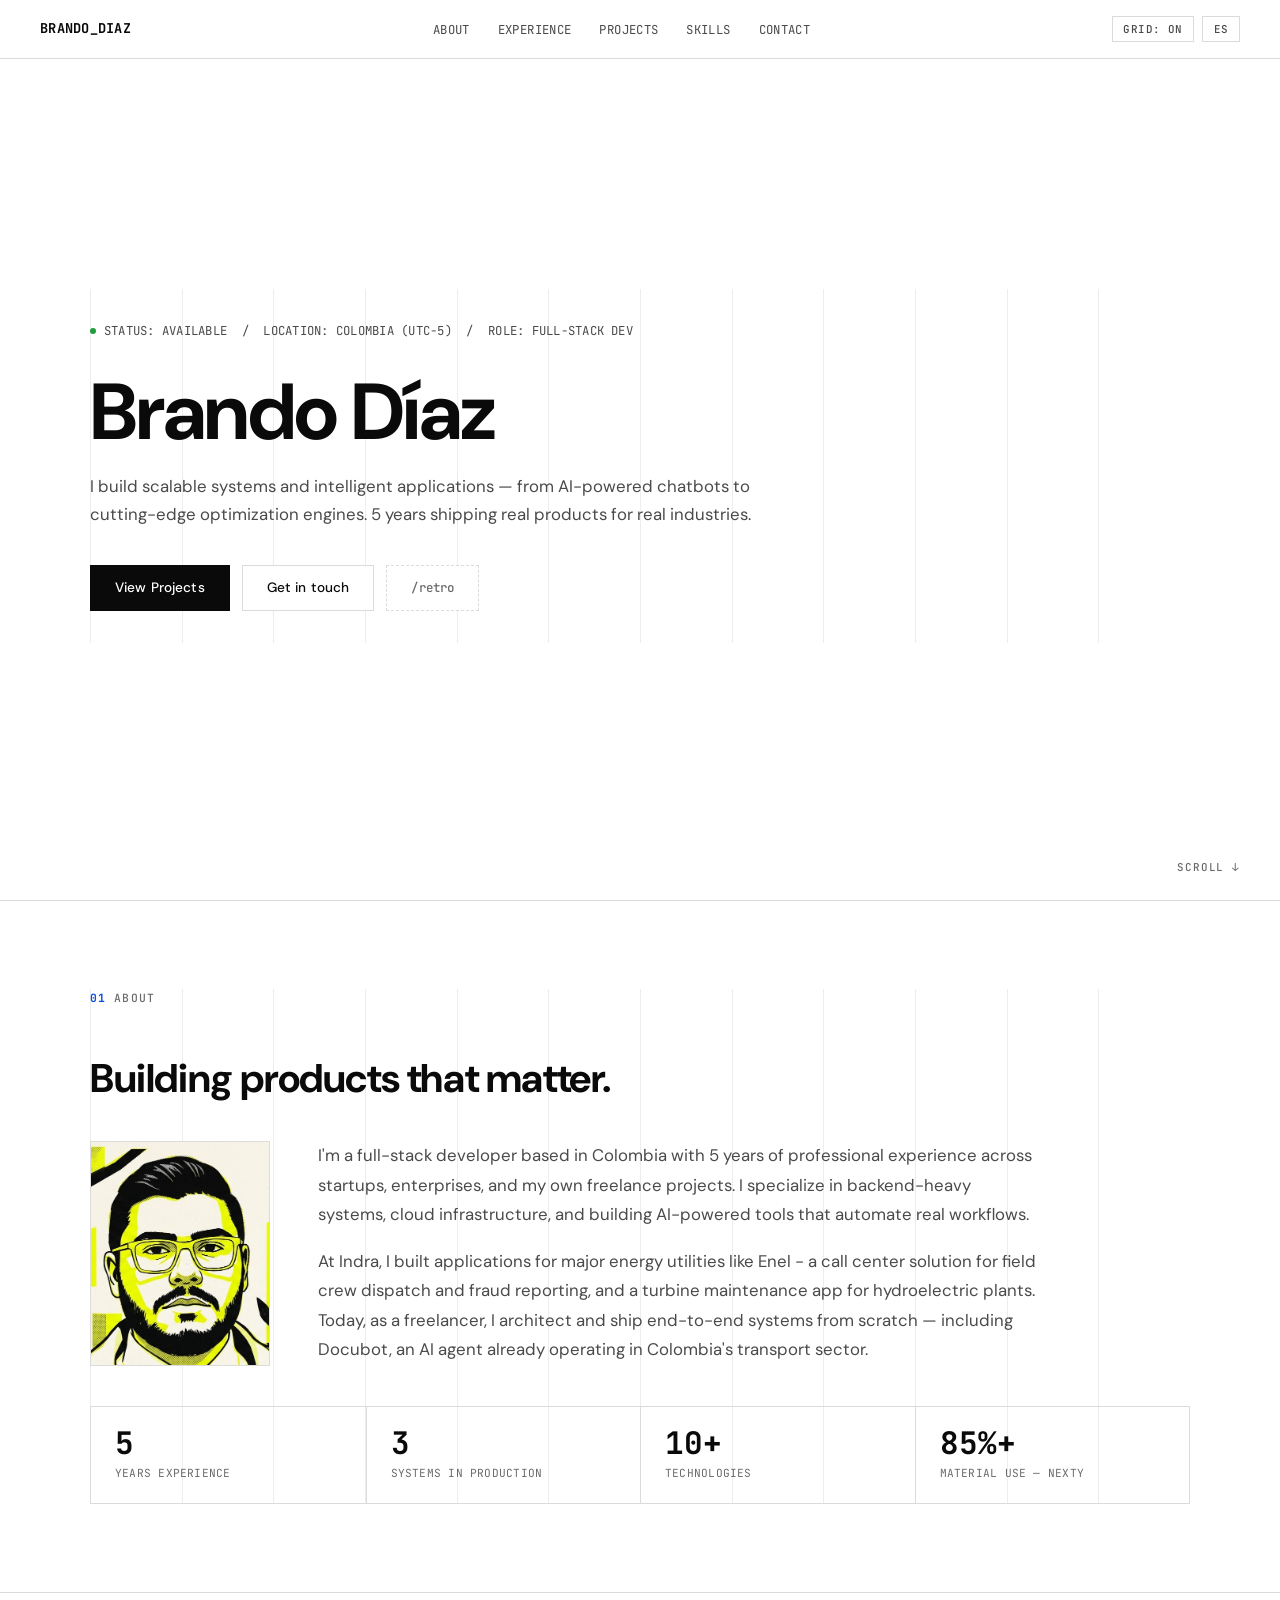
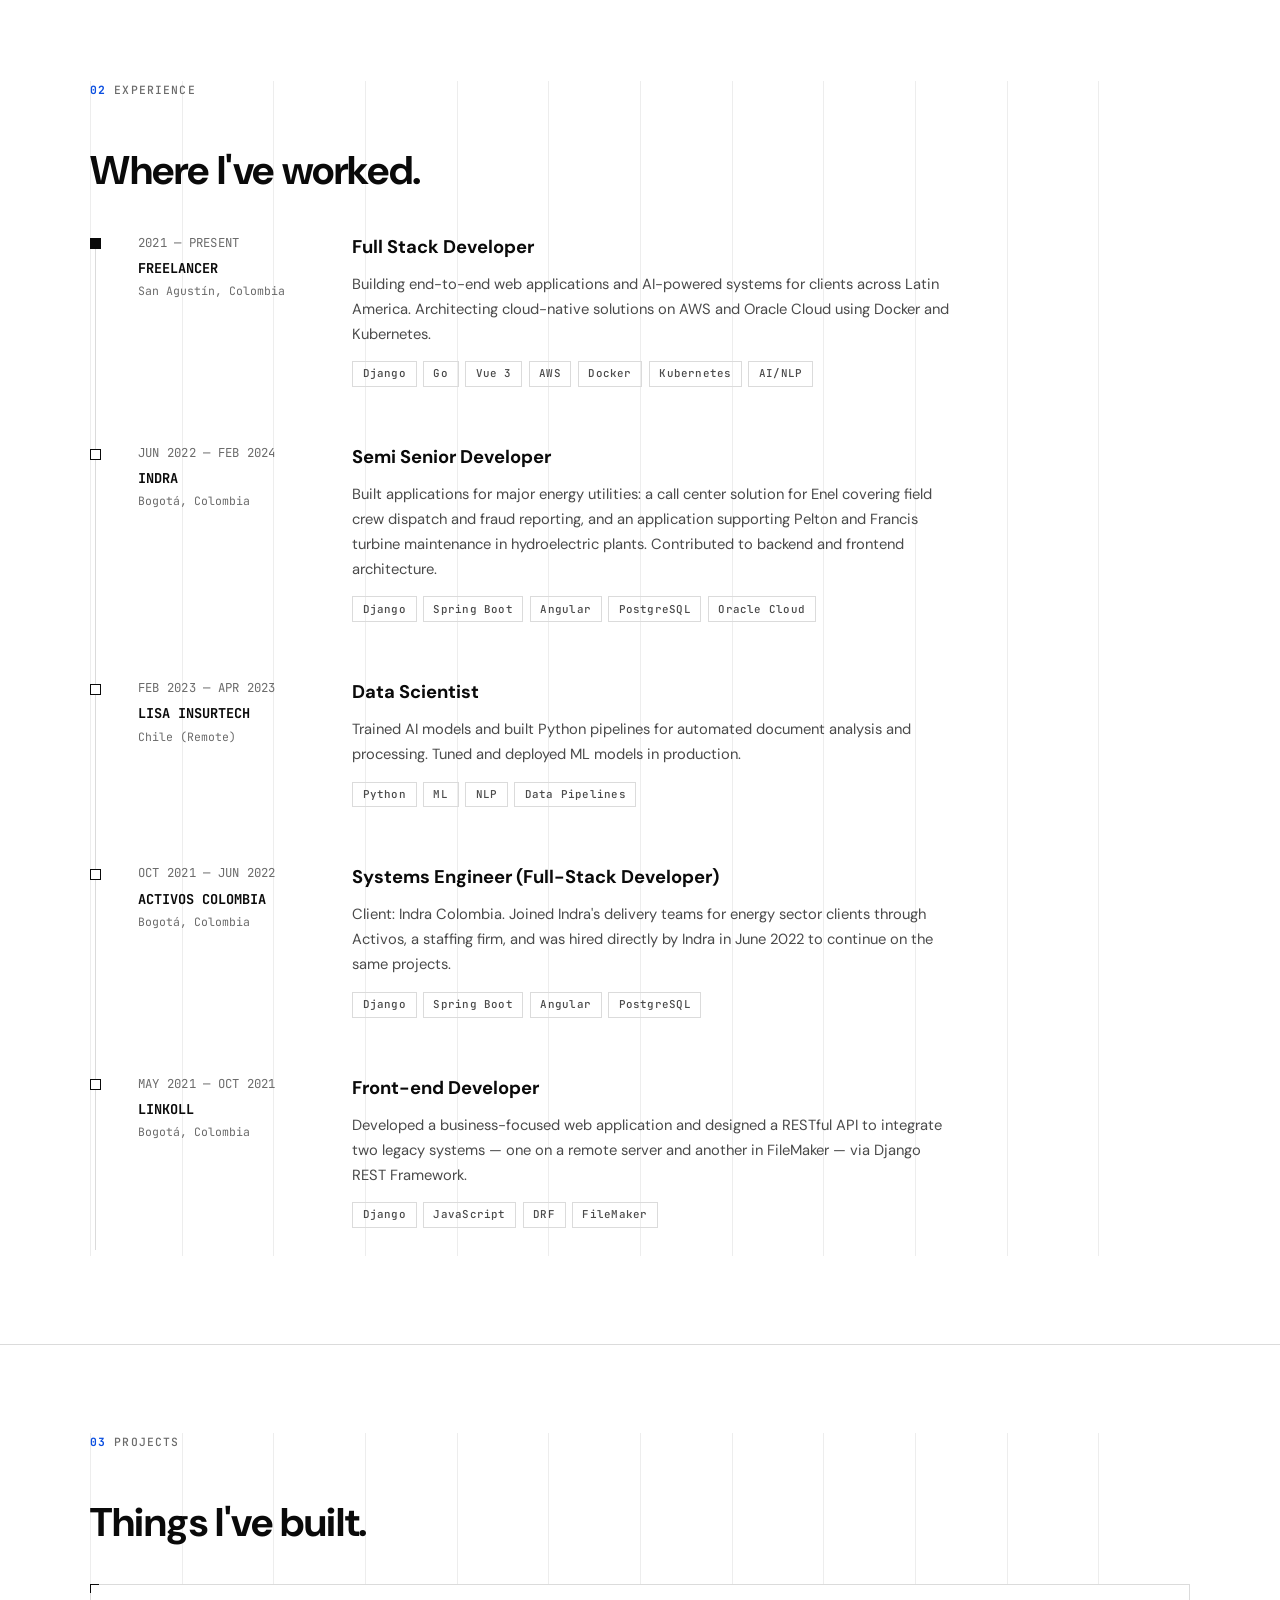
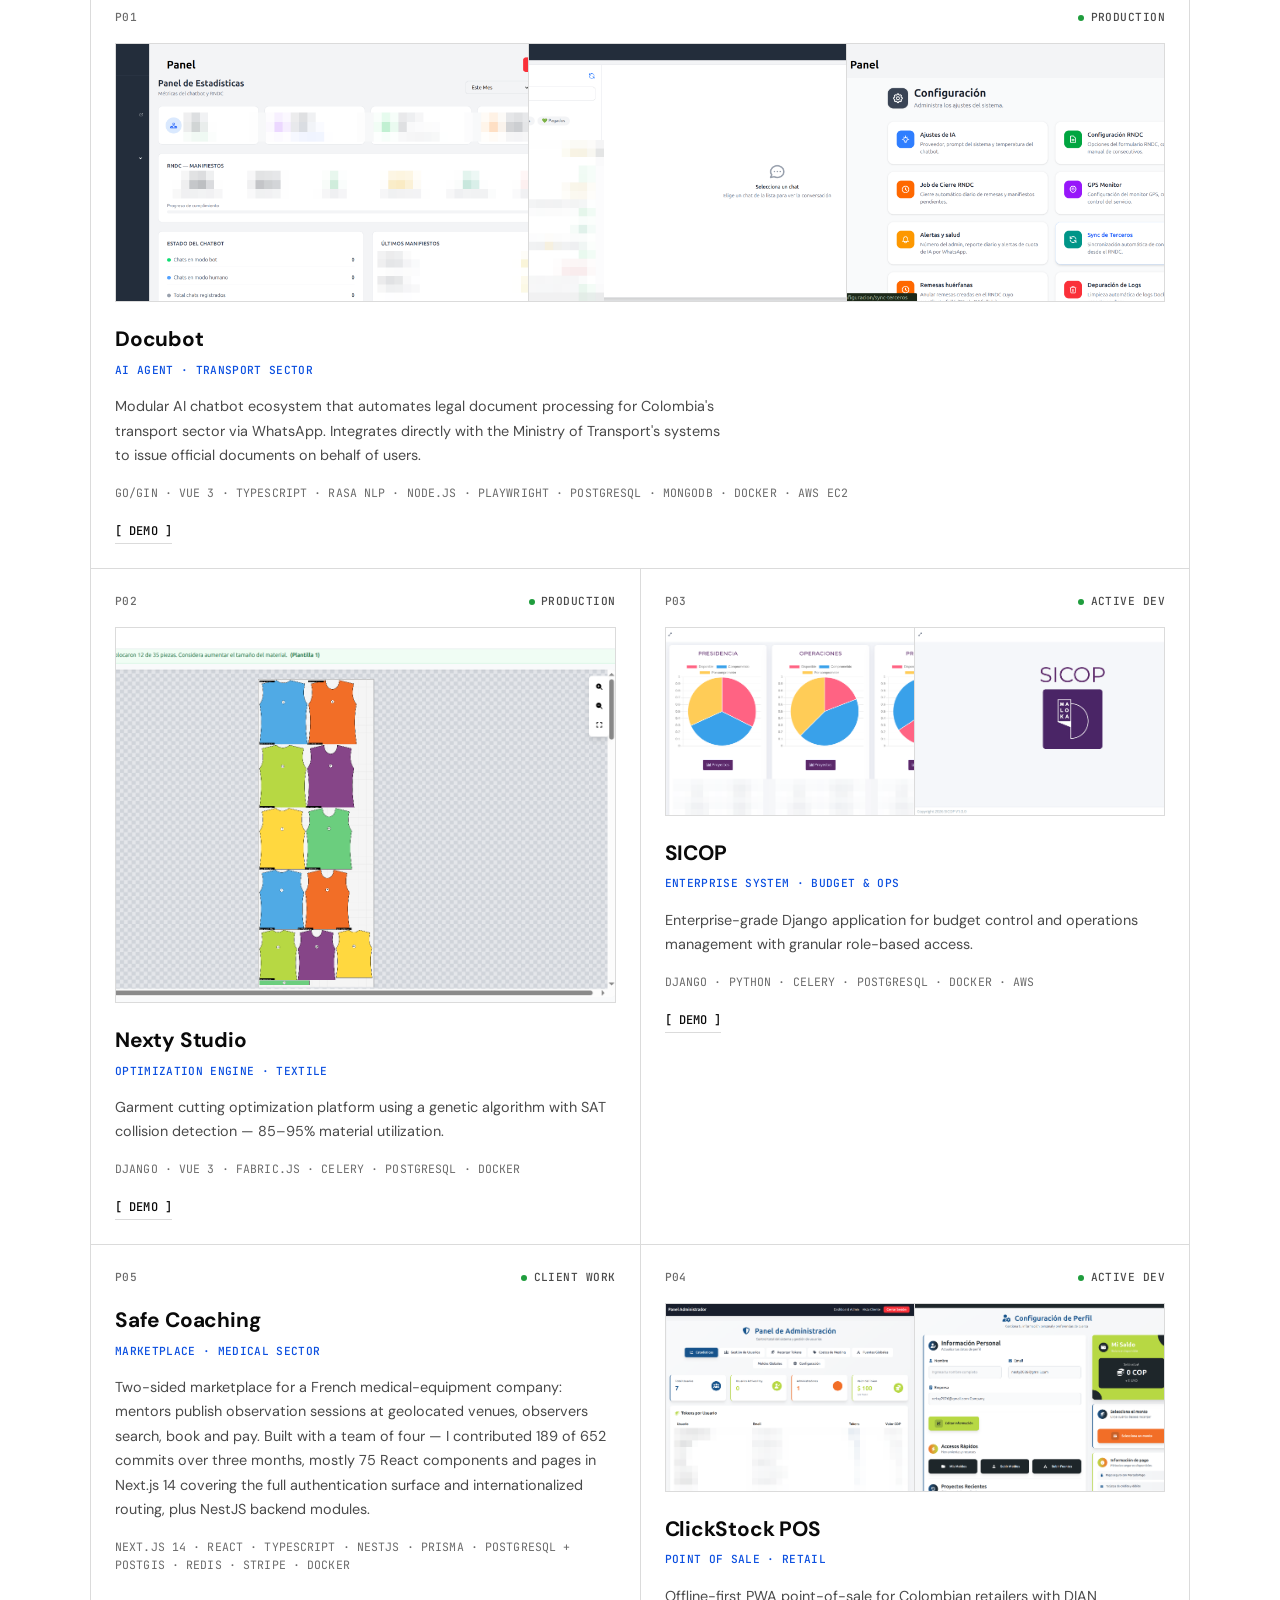
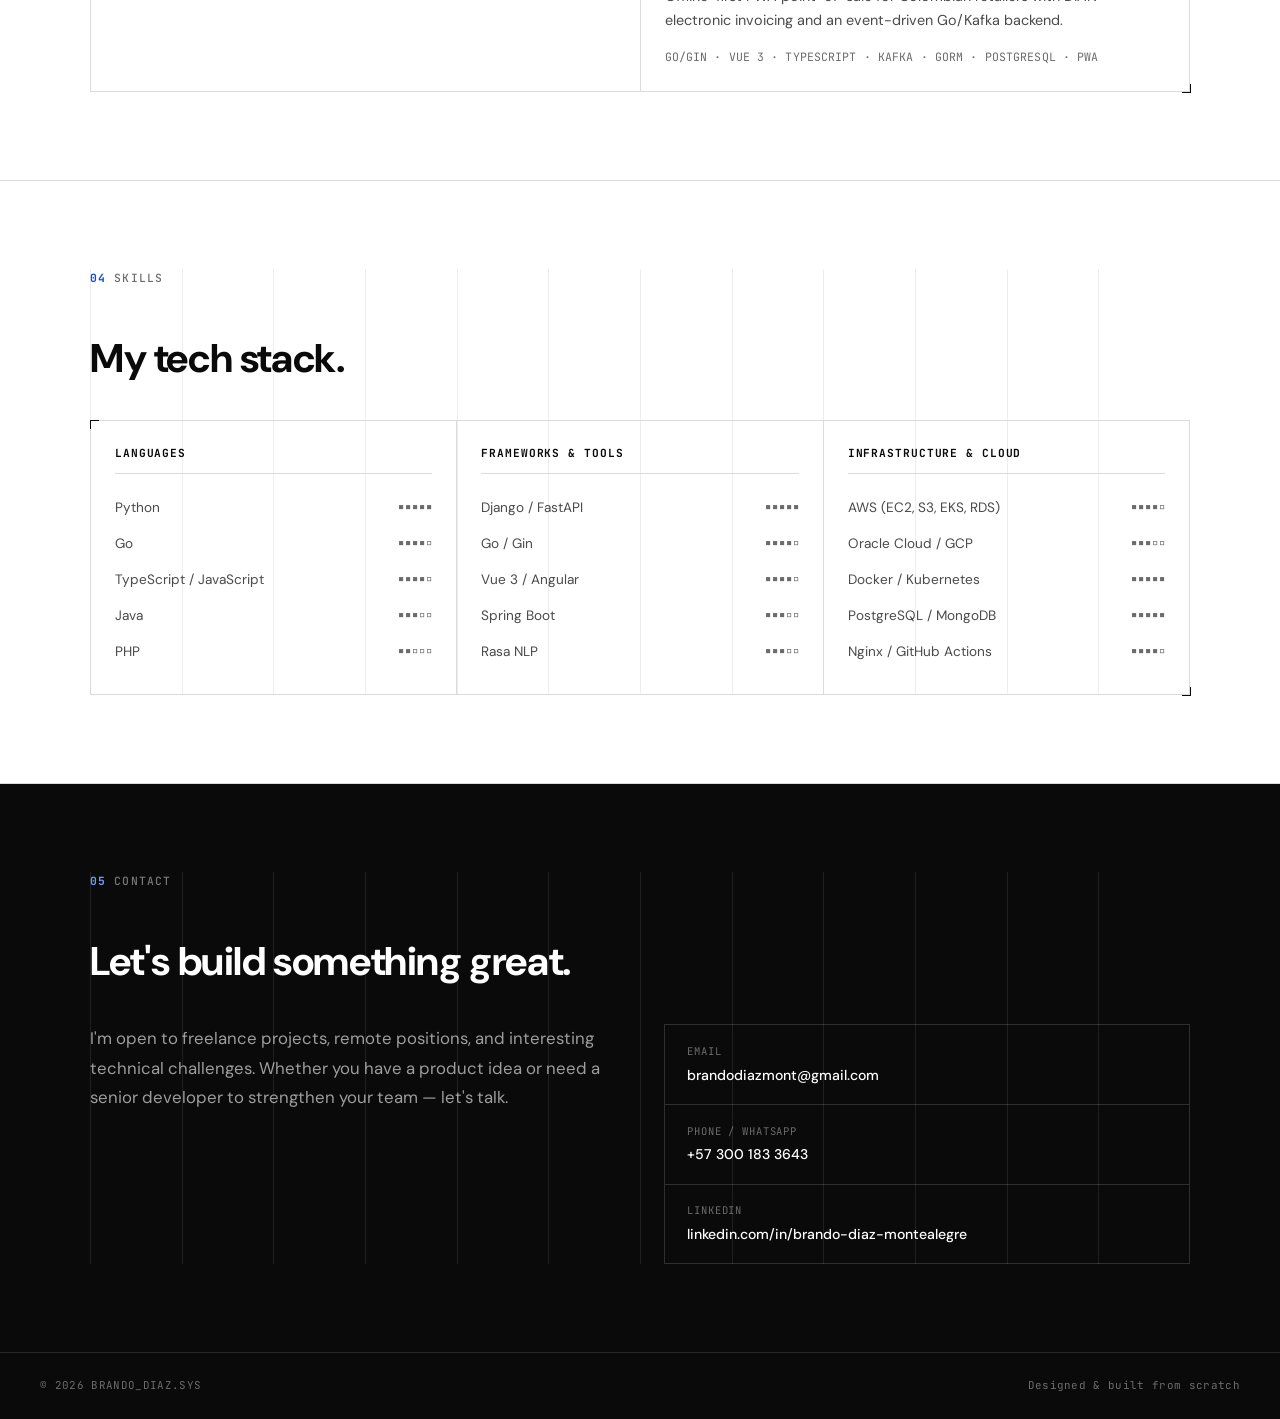
<file: index.html>
<!DOCTYPE html>
<html lang="en">
<head>
<meta charset="UTF-8"/>
<meta name="viewport" content="width=device-width, initial-scale=1.0"/>
<title>Brando Díaz — Full Stack Developer</title>
<link rel="preconnect" href="https://fonts.googleapis.com"/>
<link rel="preconnect" href="https://fonts.gstatic.com" crossorigin/>
<link href="https://fonts.googleapis.com/css2?family=JetBrains+Mono:wght@400;500;700&family=DM+Sans:wght@400;500;700&display=swap" rel="stylesheet"/>
<link rel="stylesheet" href="css/styles.css"/>
<meta name="description" content="Full-stack developer based in Colombia. Go, Python/Django and Vue 3. I build and ship production systems end to end - APIs, data models, deployment and the interface people actually use."/>
<link rel="canonical" href="https://portafolio.brando.network/"/>
<meta property="og:type" content="website"/>
<meta property="og:url" content="https://portafolio.brando.network/"/>
<meta property="og:title" content="Brando Díaz — Full Stack Developer"/>
<meta property="og:description" content="Go, Python/Django and Vue 3. Production systems: an AI assistant integrated with Colombia's national freight registry, a budget platform for a science corporation, and a nesting engine for the textile industry."/>
<meta property="og:image" content="https://portafolio.brando.network/assets/images/me/me-brutalist.png"/>
<meta property="og:locale" content="en_US"/>
<meta name="twitter:card" content="summary_large_image"/>
<meta name="twitter:title" content="Brando Díaz — Full Stack Developer"/>
<meta name="twitter:description" content="Go, Python/Django and Vue 3. Production systems for logistics, science and textile clients in Colombia."/>
<meta name="twitter:image" content="https://portafolio.brando.network/assets/images/me/me-brutalist.png"/>
<link rel="icon" href="data:image/svg+xml,<svg xmlns='http://www.w3.org/2000/svg' viewBox='0 0 100 100'><rect width='100' height='100' rx='18' fill='%230b0b0b'/><text x='50' y='70' font-family='monospace' font-size='50' font-weight='700' fill='%23ffffff' text-anchor='middle'>BD</text></svg>"/>
</head>
<body data-lang="en">

<!-- NAV -->
<nav id="navbar">
  <a href="#hero" class="nav-logo">BRANDO_DIAZ</a>
  <ul class="nav-links">
    <li><a href="#about"><span class="en">About</span><span class="es">Sobre mí</span></a></li>
    <li><a href="#experience"><span class="en">Experience</span><span class="es">Experiencia</span></a></li>
    <li><a href="#projects"><span class="en">Projects</span><span class="es">Proyectos</span></a></li>
    <li><a href="#skills"><span class="en">Skills</span><span class="es">Habilidades</span></a></li>
    <li><a href="#contact"><span class="en">Contact</span><span class="es">Contacto</span></a></li>
  </ul>
  <div class="nav-controls">
    <button class="ctrl-btn" id="noiseToggle" type="button" aria-pressed="true">
      <span class="en">GRID: ON</span><span class="es">CUADRÍCULA: ON</span>
    </button>
    <button class="ctrl-btn" id="langToggle" type="button">ES</button>
  </div>
</nav>

<!-- HERO -->
<section id="hero">
  <div class="hero-content">
    <p class="status-line">
      <span class="status-dot"></span>
      <span class="en">STATUS: AVAILABLE&nbsp;&nbsp;/&nbsp;&nbsp;LOCATION: COLOMBIA (UTC-5)&nbsp;&nbsp;/&nbsp;&nbsp;ROLE: FULL-STACK DEV</span>
      <span class="es">ESTADO: DISPONIBLE&nbsp;&nbsp;/&nbsp;&nbsp;UBICACIÓN: COLOMBIA (UTC-5)&nbsp;&nbsp;/&nbsp;&nbsp;ROL: FULL-STACK DEV</span>
    </p>
    <h1 class="hero-name">Brando Díaz</h1>
    <p class="hero-desc">
      <span class="en">I build scalable systems and intelligent applications — from AI-powered chatbots to cutting-edge optimization engines. 5 years shipping real products for real industries.</span>
      <span class="es">Construyo sistemas escalables y aplicaciones inteligentes — desde chatbots con IA hasta motores de optimización avanzada. 5 años entregando productos reales para industrias reales.</span>
    </p>
    <div class="hero-ctas">
      <a href="#projects" class="btn-primary">
        <span class="en">View Projects</span>
        <span class="es">Ver Proyectos</span>
      </a>
      <a href="#contact" class="btn-secondary">
        <span class="en">Get in touch</span>
        <span class="es">Contáctame</span>
      </a>
      <a href="retro.html" class="btn-ghost">
        <span class="en">/retro</span>
        <span class="es">/retro</span>
      </a>
    </div>
  </div>
  <p class="hero-scroll">
    <span class="en">Scroll ↓</span>
    <span class="es">Bajar ↓</span>
  </p>
</section>

<hr class="divider"/>

<!-- ABOUT -->
<section id="about">
  <div class="section-inner">
    <div class="section-head">
      <p class="section-label"><span class="index-num">01</span><span class="en">About</span><span class="es">Sobre mí</span></p>
    </div>
    <h2 class="section-title" style="margin-bottom:2.5rem">
      <span class="en">Building products that matter.</span>
      <span class="es">Creando productos que importan.</span>
    </h2>
    <div class="about-grid">
      <div class="node-frame bracket-frame">
        <img src="assets/images/me/me-brutalist.png" alt="Brando Díaz"/>
      </div>
      <div class="about-text">
        <p class="en">I'm a full-stack developer based in Colombia with 5 years of professional experience across startups, enterprises, and my own freelance projects. I specialize in backend-heavy systems, cloud infrastructure, and building AI-powered tools that automate real workflows.</p>
        <p class="es">Soy un desarrollador full-stack basado en Colombia con 5 años de experiencia profesional en startups, empresas y proyectos freelance propios. Me especializo en sistemas backend complejos, infraestructura cloud y herramientas con IA que automatizan flujos de trabajo reales.</p>
        <p class="en">At Indra, I built applications for major energy utilities like Enel - a call center solution for field crew dispatch and fraud reporting, and a turbine maintenance app for hydroelectric plants. Today, as a freelancer, I architect and ship end-to-end systems from scratch — including Docubot, an AI agent already operating in Colombia's transport sector.</p>
        <p class="es">En Indra, desarrollé aplicaciones para compañías del sector energético como Enel - una solución de call center para gestión de cuadrillas y reporte de fraudes, y una aplicación de mantenimiento de turbinas para centrales hidroeléctricas. Hoy, como freelancer, diseño y entrego sistemas completos desde cero — incluyendo Docubot, un agente IA ya operando en el sector transporte de Colombia.</p>
      </div>
      <div class="stats-row">
        <div class="stat-tile">
          <div class="stat-num">5</div>
          <div class="stat-label en">Years experience</div>
          <div class="stat-label es">Años de experiencia</div>
        </div>
        <div class="stat-tile">
          <div class="stat-num">3</div>
          <div class="stat-label en">Systems in production</div>
          <div class="stat-label es">Sistemas en producción</div>
        </div>
        <div class="stat-tile">
          <div class="stat-num">10+</div>
          <div class="stat-label en">Technologies</div>
          <div class="stat-label es">Tecnologías</div>
        </div>
        <div class="stat-tile">
          <div class="stat-num">85%+</div>
          <div class="stat-label en">Material use — Nexty</div>
          <div class="stat-label es">Aprovechamiento — Nexty</div>
        </div>
      </div>
    </div>
  </div>
</section>

<hr class="divider"/>

<!-- EXPERIENCE -->
<section id="experience">
  <div class="section-inner">
    <div class="section-head">
      <p class="section-label"><span class="index-num">02</span><span class="en">Experience</span><span class="es">Experiencia</span></p>
    </div>
    <h2 class="section-title" style="margin-bottom:2.5rem">
      <span class="en">Where I've worked.</span>
      <span class="es">Dónde he trabajado.</span>
    </h2>
    <div class="timeline">

      <div class="timeline-item active">
        <div class="timeline-node"></div>
        <div class="timeline-meta">
          <div class="t-period">2021 — PRESENT</div>
          <div class="t-company">Freelancer</div>
          <div class="t-loc">San Agustín, Colombia</div>
        </div>
        <div class="timeline-body">
          <div class="t-role">Full Stack Developer</div>
          <p class="t-desc en">Building end-to-end web applications and AI-powered systems for clients across Latin America. Architecting cloud-native solutions on AWS and Oracle Cloud using Docker and Kubernetes.</p>
          <p class="t-desc es">Construcción de aplicaciones web y sistemas con IA para clientes en Latinoamérica. Diseño de soluciones cloud-native en AWS y Oracle Cloud con Docker y Kubernetes.</p>
          <div class="t-tags">
            <span class="tag">Django</span><span class="tag">Go</span><span class="tag">Vue 3</span><span class="tag">AWS</span><span class="tag">Docker</span><span class="tag">Kubernetes</span><span class="tag">AI/NLP</span>
          </div>
        </div>
      </div>

      <div class="timeline-item">
        <div class="timeline-node"></div>
        <div class="timeline-meta">
          <div class="t-period">JUN 2022 — FEB 2024</div>
          <div class="t-company">Indra</div>
          <div class="t-loc">Bogotá, Colombia</div>
        </div>
        <div class="timeline-body">
          <div class="t-role">Semi Senior Developer</div>
          <p class="t-desc en">Built applications for major energy utilities: a call center solution for Enel covering field crew dispatch and fraud reporting, and an application supporting Pelton and Francis turbine maintenance in hydroelectric plants. Contributed to backend and frontend architecture.</p>
          <p class="t-desc es">Desarrollo de aplicaciones para compañías del sector energético: una solución de call center para Enel con gestión de cuadrillas en campo y reporte de fraudes, y una aplicación de apoyo al mantenimiento de turbinas Pelton y Francis en centrales hidroeléctricas.</p>
          <div class="t-tags">
            <span class="tag">Django</span><span class="tag">Spring Boot</span><span class="tag">Angular</span><span class="tag">PostgreSQL</span><span class="tag">Oracle Cloud</span>
          </div>
        </div>
      </div>

      <div class="timeline-item">
        <div class="timeline-node"></div>
        <div class="timeline-meta">
          <div class="t-period">FEB 2023 — APR 2023</div>
          <div class="t-company">Lisa Insurtech</div>
          <div class="t-loc">Chile (Remote)</div>
        </div>
        <div class="timeline-body">
          <div class="t-role">Data Scientist</div>
          <p class="t-desc en">Trained AI models and built Python pipelines for automated document analysis and processing. Tuned and deployed ML models in production.</p>
          <p class="t-desc es">Entrenamiento de modelos de IA y construcción de pipelines en Python para análisis y procesamiento automático de documentos. Ajuste y despliegue de modelos ML en producción.</p>
          <div class="t-tags">
            <span class="tag">Python</span><span class="tag">ML</span><span class="tag">NLP</span><span class="tag">Data Pipelines</span>
          </div>
        </div>
      </div>

      <div class="timeline-item">
        <div class="timeline-node"></div>
        <div class="timeline-meta">
          <div class="t-period">OCT 2021 — JUN 2022</div>
          <div class="t-company">Activos Colombia</div>
          <div class="t-loc">Bogotá, Colombia</div>
        </div>
        <div class="timeline-body">
          <div class="t-role">Systems Engineer (Full-Stack Developer)</div>
          <p class="t-desc en">Client: Indra Colombia. Joined Indra's delivery teams for energy sector clients through Activos, a staffing firm, and was hired directly by Indra in June 2022 to continue on the same projects.</p>
          <p class="t-desc es">Cliente: Indra Colombia. Entré a los equipos de Indra para clientes del sector energético a través de la temporal Activos, y en junio de 2022 pasé a contrato directo con Indra en los mismos proyectos.</p>
          <div class="t-tags">
            <span class="tag">Django</span><span class="tag">Spring Boot</span><span class="tag">Angular</span><span class="tag">PostgreSQL</span>
          </div>
        </div>
      </div>

      <div class="timeline-item">
        <div class="timeline-node"></div>
        <div class="timeline-meta">
          <div class="t-period">MAY 2021 — OCT 2021</div>
          <div class="t-company">Linkoll</div>
          <div class="t-loc">Bogotá, Colombia</div>
        </div>
        <div class="timeline-body">
          <div class="t-role">Front-end Developer</div>
          <p class="t-desc en">Developed a business-focused web application and designed a RESTful API to integrate two legacy systems — one on a remote server and another in FileMaker — via Django REST Framework.</p>
          <p class="t-desc es">Desarrollo de una aplicación web empresarial y diseño de una API RESTful para integrar dos sistemas legacy — uno en servidor remoto y otro en FileMaker — a través de Django REST Framework.</p>
          <div class="t-tags">
            <span class="tag">Django</span><span class="tag">JavaScript</span><span class="tag">DRF</span><span class="tag">FileMaker</span>
          </div>
        </div>
      </div>

    </div>
  </div>
</section>

<hr class="divider"/>

<!-- PROJECTS -->
<section id="projects">
  <div class="section-inner">
    <div class="section-head">
      <p class="section-label"><span class="index-num">03</span><span class="en">Projects</span><span class="es">Proyectos</span></p>
    </div>
    <h2 class="section-title" style="margin-bottom:2.5rem">
      <span class="en">Things I've built.</span>
      <span class="es">Lo que he construido.</span>
    </h2>

    <div class="node-grid bracket-frame">

      <!-- Docubot -->
      <article class="node-cell node-cell--wide">
        <header class="node-head">
          <span class="node-id">P01</span>
          <span class="node-status"><span class="status-dot"></span><span class="en">PRODUCTION</span><span class="es">EN PRODUCCIÓN</span></span>
        </header>
        <div class="node-media n3">
          <img src="assets/images/projects/docubot-dashboard.png" alt="Docubot admin dashboard" loading="lazy"/>
          <img src="assets/images/projects/docubot-chats.png" alt="Docubot WhatsApp chat center" loading="lazy"/>
          <img src="assets/images/projects/docubot-config.png" alt="Docubot configuration panel" loading="lazy"/>
        </div>
        <h3 class="node-title">Docubot</h3>
        <p class="node-subtitle en">AI Agent · Transport Sector</p>
        <p class="node-subtitle es">Agente IA · Sector Transporte</p>
        <p class="node-desc en">Modular AI chatbot ecosystem that automates legal document processing for Colombia's transport sector via WhatsApp. Integrates directly with the Ministry of Transport's systems to issue official documents on behalf of users.</p>
        <p class="node-desc es">Ecosistema de chatbot IA modular que automatiza la expedición de documentos legales para el sector transporte de Colombia vía WhatsApp. Se integra directamente con los sistemas del Ministerio de Transporte.</p>
        <p class="node-stack">GO/GIN · VUE 3 · TYPESCRIPT · RASA NLP · NODE.JS · PLAYWRIGHT · POSTGRESQL · MONGODB · DOCKER · AWS EC2</p>
        <div class="node-links">
          <a href="https://sotranscolombianos.com.co/chat" target="_blank" rel="noopener" class="node-link"><span class="en">[ DEMO ]</span><span class="es">[ VER EN VIVO ]</span></a>
        </div>
      </article>

      <!-- Nexty Studio -->
      <article class="node-cell">
        <header class="node-head">
          <span class="node-id">P02</span>
          <span class="node-status"><span class="status-dot"></span><span class="en">PRODUCTION</span><span class="es">EN PRODUCCIÓN</span></span>
        </header>
        <div class="node-media n1">
          <img src="assets/images/projects/nesting-app.png" alt="Nexty Studio nesting editor" loading="lazy"/>
        </div>
        <h3 class="node-title">Nexty Studio</h3>
        <p class="node-subtitle en">Optimization Engine · Textile</p>
        <p class="node-subtitle es">Motor de Optimización · Textil</p>
        <p class="node-desc en">Garment cutting optimization platform using a genetic algorithm with SAT collision detection — 85–95% material utilization.</p>
        <p class="node-desc es">Plataforma de optimización de corte textil con algoritmo genético y detección de colisiones SAT — 85–95% de utilización del material.</p>
        <p class="node-stack">DJANGO · VUE 3 · FABRIC.JS · CELERY · POSTGRESQL · DOCKER</p>
        <div class="node-links">
          <a href="https://nexty.my/" target="_blank" rel="noopener" class="node-link"><span class="en">[ DEMO ]</span><span class="es">[ VER EN VIVO ]</span></a>
        </div>
      </article>

      <!-- SICOP -->
      <article class="node-cell">
        <header class="node-head">
          <span class="node-id">P03</span>
          <span class="node-status"><span class="status-dot"></span><span class="en">ACTIVE DEV</span><span class="es">EN DESARROLLO</span></span>
        </header>
        <div class="node-media n2">
          <img src="assets/images/projects/sicop-budget.png" alt="SICOP budget dashboard with charts" loading="lazy"/>
          <img src="assets/images/projects/sicop-login.png" alt="SICOP landing screen" loading="lazy"/>
        </div>
        <h3 class="node-title">SICOP</h3>
        <p class="node-subtitle en">Enterprise System · Budget &amp; Ops</p>
        <p class="node-subtitle es">Sistema Empresarial · Presupuesto</p>
        <p class="node-desc en">Enterprise-grade Django application for budget control and operations management with granular role-based access.</p>
        <p class="node-desc es">Aplicación Django empresarial para control presupuestal y gestión operativa con permisos granulares por rol.</p>
        <p class="node-stack">DJANGO · PYTHON · CELERY · POSTGRESQL · DOCKER · AWS</p>
        <div class="node-links">
          <a href="https://presupuesto.maloka.org/es/" target="_blank" rel="noopener" class="node-link"><span class="en">[ DEMO ]</span><span class="es">[ VER EN VIVO ]</span></a>
        </div>
      </article>

      <!-- Safe Coaching -->
      <article class="node-cell">
        <header class="node-head">
          <span class="node-id">P05</span>
          <span class="node-status"><span class="status-dot"></span><span class="en">CLIENT WORK</span><span class="es">TRABAJO DE CLIENTE</span></span>
        </header>
        <h3 class="node-title">Safe Coaching</h3>
        <p class="node-subtitle en">Marketplace &middot; Medical Sector</p>
        <p class="node-subtitle es">Marketplace &middot; Sector M&eacute;dico</p>
        <p class="node-desc en">Two-sided marketplace for a French medical-equipment company: mentors publish observation sessions at geolocated venues, observers search, book and pay. Built with a team of four &mdash; I contributed 189 of 652 commits over three months, mostly 75 React components and pages in Next.js 14 covering the full authentication surface and internationalized routing, plus NestJS backend modules.</p>
        <p class="node-desc es">Marketplace de dos caras para una empresa francesa de equipos m&eacute;dicos: los mentores publican sesiones de observaci&oacute;n en sedes geolocalizadas y los observadores buscan, reservan y pagan. Equipo de cuatro &mdash; aport&eacute; 189 de 652 commits en tres meses, sobre todo 75 componentes y p&aacute;ginas React en Next.js 14 con toda la capa de autenticaci&oacute;n e internacionalizaci&oacute;n, m&aacute;s m&oacute;dulos del backend en NestJS.</p>
        <p class="node-stack">NEXT.JS 14 &middot; REACT &middot; TYPESCRIPT &middot; NESTJS &middot; PRISMA &middot; POSTGRESQL + POSTGIS &middot; REDIS &middot; STRIPE &middot; DOCKER</p>
      </article>

      <!-- ClickStock POS -->
      <article class="node-cell">
        <header class="node-head">
          <span class="node-id">P04</span>
          <span class="node-status"><span class="status-dot"></span><span class="en">ACTIVE DEV</span><span class="es">EN DESARROLLO</span></span>
        </header>
        <div class="node-media n2">
          <img src="assets/images/projects/clickstock-admin.png" alt="ClickStock POS admin panel" loading="lazy"/>
          <img src="assets/images/projects/clickstock-profile.png" alt="ClickStock POS profile settings" loading="lazy"/>
        </div>
        <h3 class="node-title">ClickStock POS</h3>
        <p class="node-subtitle en">Point of Sale · Retail</p>
        <p class="node-subtitle es">Punto de Venta · Retail</p>
        <p class="node-desc en">Offline-first PWA point-of-sale for Colombian retailers with DIAN electronic invoicing and an event-driven Go/Kafka backend.</p>
        <p class="node-desc es">PWA de punto de venta offline-first para comercios colombianos con facturación electrónica DIAN y backend Go/Kafka orientado a eventos.</p>
        <p class="node-stack">GO/GIN · VUE 3 · TYPESCRIPT · KAFKA · GORM · POSTGRESQL · PWA</p>
      </article>

    </div>
  </div>
</section>

<hr class="divider"/>

<!-- SKILLS -->
<section id="skills">
  <div class="section-inner">
    <div class="section-head">
      <p class="section-label"><span class="index-num">04</span><span class="en">Skills</span><span class="es">Habilidades</span></p>
    </div>
    <h2 class="section-title" style="margin-bottom:2.5rem">
      <span class="en">My tech stack.</span>
      <span class="es">Mi stack técnico.</span>
    </h2>
    <div class="skills-table bracket-frame">
      <div class="skills-col">
        <div class="col-head"><span class="en">Languages</span><span class="es">Lenguajes</span></div>
        <div class="skill-row"><span>Python</span><span class="skill-level">▪▪▪▪▪</span></div>
        <div class="skill-row"><span>Go</span><span class="skill-level">▪▪▪▪▫</span></div>
        <div class="skill-row"><span>TypeScript / JavaScript</span><span class="skill-level">▪▪▪▪▫</span></div>
        <div class="skill-row"><span>Java</span><span class="skill-level">▪▪▪▫▫</span></div>
        <div class="skill-row"><span>PHP</span><span class="skill-level">▪▪▫▫▫</span></div>
      </div>
      <div class="skills-col">
        <div class="col-head"><span class="en">Frameworks &amp; Tools</span><span class="es">Frameworks y Herramientas</span></div>
        <div class="skill-row"><span>Django / FastAPI</span><span class="skill-level">▪▪▪▪▪</span></div>
        <div class="skill-row"><span>Go / Gin</span><span class="skill-level">▪▪▪▪▫</span></div>
        <div class="skill-row"><span>Vue 3 / Angular</span><span class="skill-level">▪▪▪▪▫</span></div>
        <div class="skill-row"><span>Spring Boot</span><span class="skill-level">▪▪▪▫▫</span></div>
        <div class="skill-row"><span>Rasa NLP</span><span class="skill-level">▪▪▪▫▫</span></div>
      </div>
      <div class="skills-col">
        <div class="col-head"><span class="en">Infrastructure &amp; Cloud</span><span class="es">Infraestructura y Cloud</span></div>
        <div class="skill-row"><span>AWS (EC2, S3, EKS, RDS)</span><span class="skill-level">▪▪▪▪▫</span></div>
        <div class="skill-row"><span>Oracle Cloud / GCP</span><span class="skill-level">▪▪▪▫▫</span></div>
        <div class="skill-row"><span>Docker / Kubernetes</span><span class="skill-level">▪▪▪▪▪</span></div>
        <div class="skill-row"><span>PostgreSQL / MongoDB</span><span class="skill-level">▪▪▪▪▪</span></div>
        <div class="skill-row"><span>Nginx / GitHub Actions</span><span class="skill-level">▪▪▪▪▫</span></div>
      </div>
    </div>
  </div>
</section>

<hr class="divider"/>

<!-- CONTACT -->
<section id="contact">
  <div class="section-inner">
    <div class="section-head">
      <p class="section-label"><span class="index-num">05</span><span class="en">Contact</span><span class="es">Contacto</span></p>
    </div>
    <h2 class="section-title" style="margin-bottom:2.5rem">
      <span class="en">Let's build something great.</span>
      <span class="es">Construyamos algo grande.</span>
    </h2>
    <div class="contact-grid">
      <p class="contact-text">
        <span class="en">I'm open to freelance projects, remote positions, and interesting technical challenges. Whether you have a product idea or need a senior developer to strengthen your team — let's talk.</span>
        <span class="es">Estoy disponible para proyectos freelance, posiciones remotas y retos técnicos interesantes. Ya sea que tengas una idea de producto o necesites un desarrollador senior para fortalecer tu equipo — hablemos.</span>
      </p>
      <div class="contact-links">
        <a href="mailto:brandodiazmont@gmail.com" class="contact-link" data-confirm-en="Opening mail client..." data-confirm-es="Abriendo cliente de correo...">
          <div>
            <div class="contact-link-label">Email</div>
            <div class="contact-link-val">brandodiazmont@gmail.com</div>
          </div>
          <div class="contact-link-status"></div>
        </a>
        <a href="tel:+573001833643" class="contact-link" data-confirm-en="Opening dialer..." data-confirm-es="Abriendo marcador...">
          <div>
            <div class="contact-link-label"><span class="en">Phone / WhatsApp</span><span class="es">Teléfono / WhatsApp</span></div>
            <div class="contact-link-val">+57 300 183 3643</div>
          </div>
          <div class="contact-link-status"></div>
        </a>
        <a href="https://www.linkedin.com/in/brando-diaz-montealegre" target="_blank" rel="noopener" class="contact-link" data-confirm-en="Opening LinkedIn..." data-confirm-es="Abriendo LinkedIn...">
          <div>
            <div class="contact-link-label">LinkedIn</div>
            <div class="contact-link-val">linkedin.com/in/brando-diaz-montealegre</div>
          </div>
          <div class="contact-link-status"></div>
        </a>
      </div>
    </div>
  </div>
</section>

<footer>
  <p>© 2026 BRANDO_DIAZ.SYS</p>
  <p class="en">Designed &amp; built from scratch</p>
  <p class="es">Diseñado y construido desde cero</p>
</footer>

<script src="js/main.js"></script>
</body>
</html>
</file>
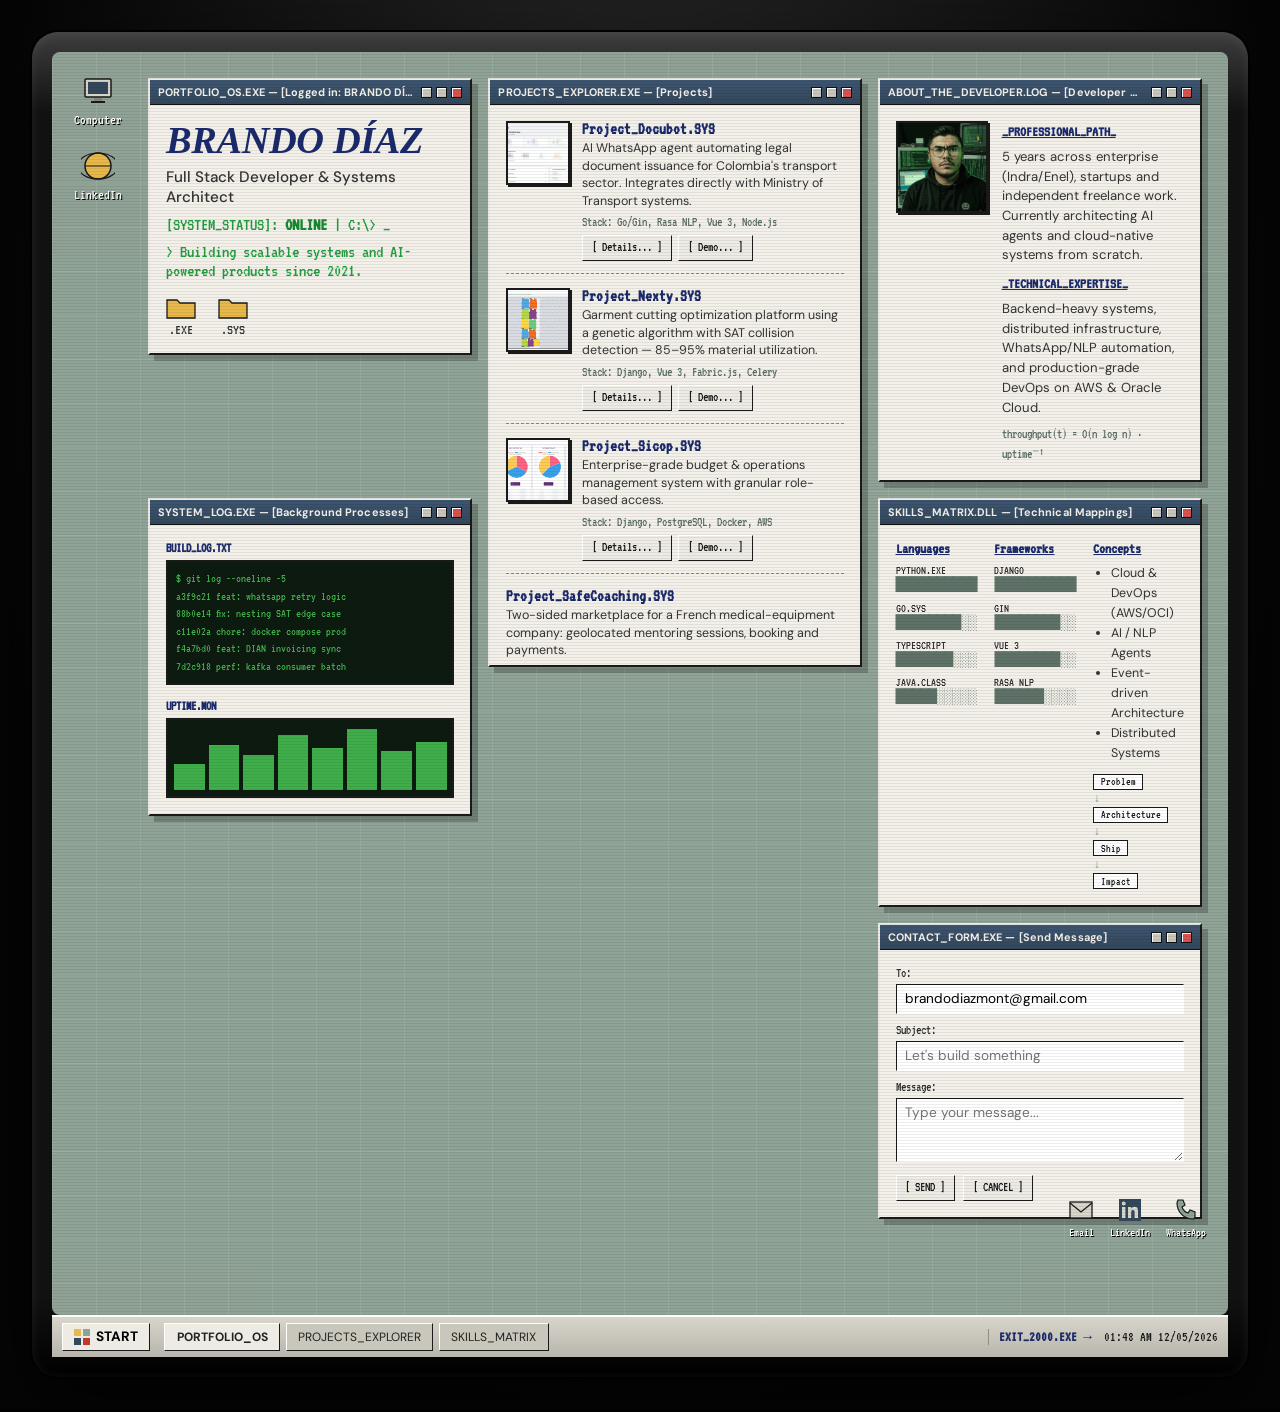
<file: retro.html>
<!DOCTYPE html>
<html lang="en">
<head>
<meta charset="UTF-8"/>
<meta name="viewport" content="width=device-width, initial-scale=1.0"/>
<title>PORTFOLIO_OS.EXE — Brando Díaz</title>
<link rel="preconnect" href="https://fonts.googleapis.com"/>
<link rel="preconnect" href="https://fonts.gstatic.com" crossorigin/>
<link href="https://fonts.googleapis.com/css2?family=VT323&family=DM+Sans:wght@400;500;700&display=swap" rel="stylesheet"/>
<link rel="stylesheet" href="css/retro.css"/>
<meta name="description" content="Brando Díaz - Full Stack Developer. Retro terminal version of the portfolio."/>
<link rel="icon" href="data:image/svg+xml,<svg xmlns='http://www.w3.org/2000/svg' viewBox='0 0 100 100'><rect width='100' height='100' rx='18' fill='%230b0b0b'/><text x='50' y='70' font-family='monospace' font-size='50' font-weight='700' fill='%23ffffff' text-anchor='middle'>BD</text></svg>"/>
</head>
<body>

<div class="crt-monitor">
  <div class="crt-screen">
    <div class="desktop">
      <div class="circuit-bg" aria-hidden="true"></div>
      <div class="scanlines" aria-hidden="true"></div>

      <div class="desktop-icons">
        <a class="desktop-icon" href="index.html">
          <svg width="34" height="34" viewBox="0 0 34 34" fill="none"><rect x="4" y="5" width="26" height="18" rx="1" fill="#D8D5CB" stroke="#1a1a1a" stroke-width="1.5"/><rect x="7" y="8" width="20" height="12" fill="#33475b"/><rect x="13" y="24" width="8" height="3" fill="#8A8778"/><rect x="10" y="27" width="14" height="2" fill="#1a1a1a"/></svg>
          <span>Computer</span>
        </a>
        <a class="desktop-icon" href="https://www.linkedin.com/in/brando-diaz-montealegre" target="_blank" rel="noopener">
          <svg width="34" height="34" viewBox="0 0 34 34" fill="none"><circle cx="17" cy="17" r="13" fill="#E8B84B" stroke="#1a1a1a" stroke-width="1.5"/><path d="M4 17h26M17 4a20 13 0 0 1 0 26M17 4a20 13 0 0 0 0 26" stroke="#1a1a1a" stroke-width="1.2" fill="none"/></svg>
          <span>LinkedIn</span>
        </a>
      </div>

      <div class="win-grid">

        <!-- HERO / PORTFOLIO_OS -->
        <section class="win win-hero" id="win-hero">
          <header class="win-titlebar">
            <span class="win-title">PORTFOLIO_OS.EXE — [Logged in: BRANDO DÍAZ]</span>
            <span class="win-controls"><i></i><i></i><i class="close"></i></span>
          </header>
          <div class="win-body hero-body">
            <h1 class="retro-name">BRANDO DÍAZ</h1>
            <p class="retro-subtitle">Full Stack Developer &amp; Systems Architect</p>
            <p class="retro-terminal">[SYSTEM_STATUS]: <span class="status-online">ONLINE</span> | C:\&gt; <span class="cursor-blink">_</span></p>
            <p class="retro-terminal">&gt; Building scalable systems and AI-powered products since 2021.</p>
            <div class="folder-row">
              <a class="folder-item" href="#win-projects">
                <svg width="30" height="24" viewBox="0 0 30 24"><path d="M1 4h10l3 3h15v15H1z" fill="#E8B84B" stroke="#1a1a1a" stroke-width="1.3"/></svg>
                <span>.EXE</span>
              </a>
              <a class="folder-item" href="#win-skills">
                <svg width="30" height="24" viewBox="0 0 30 24"><path d="M1 4h10l3 3h15v15H1z" fill="#E8B84B" stroke="#1a1a1a" stroke-width="1.3"/></svg>
                <span>.SYS</span>
              </a>
            </div>
          </div>
        </section>

        <!-- ABOUT -->
        <section class="win win-about" id="win-about">
          <header class="win-titlebar">
            <span class="win-title">ABOUT_THE_DEVELOPER.LOG — [Developer Profile]</span>
            <span class="win-controls"><i></i><i></i><i class="close"></i></span>
          </header>
          <div class="win-body about-body">
            <div class="about-photo-slot">
              <img src="assets/images/me/me.png" alt="Brando Díaz"/>
            </div>
            <div class="about-text-block">
              <p class="log-heading">_PROFESSIONAL_PATH_</p>
              <p class="log-text">5 years across enterprise (Indra/Enel), startups and independent freelance work. Currently architecting AI agents and cloud-native systems from scratch.</p>
              <p class="log-heading">_TECHNICAL_EXPERTISE_</p>
              <p class="log-text">Backend-heavy systems, distributed infrastructure, WhatsApp/NLP automation, and production-grade DevOps on AWS &amp; Oracle Cloud.</p>
              <p class="retro-formula">throughput(t) = O(n log n) · uptime⁻¹</p>
            </div>
          </div>
        </section>

        <!-- PROJECTS -->
        <section class="win win-projects" id="win-projects">
          <header class="win-titlebar">
            <span class="win-title">PROJECTS_EXPLORER.EXE — [Projects]</span>
            <span class="win-controls"><i></i><i></i><i class="close"></i></span>
          </header>
          <div class="win-body projects-body">

            <article class="proj-entry">
              <div class="proj-thumb"><img loading="lazy" src="assets/images/projects/docubot-dashboard.png" alt="Docubot"/></div>
              <div class="proj-info">
                <h3>Project_Docubot.SYS</h3>
                <p class="proj-desc">AI WhatsApp agent automating legal document issuance for Colombia's transport sector. Integrates directly with Ministry of Transport systems.</p>
                <p class="proj-more" hidden>Microservices architecture: Go/Gin API, Rasa NLP engine, Node.js + Baileys WhatsApp gateway, Playwright automation, Vue 3 admin dashboard. Currently running in production.</p>
                <p class="proj-stack">Stack: Go/Gin, Rasa NLP, Vue 3, Node.js</p>
                <div class="proj-btns">
                  <button class="retro-btn details-btn" type="button">[ Details... ]</button>
                  <a class="retro-btn" href="https://sotranscolombianos.com.co/chat" target="_blank" rel="noopener">[ Demo... ]</a>
                </div>
              </div>
            </article>

            <article class="proj-entry">
              <div class="proj-thumb"><img loading="lazy" src="assets/images/projects/nesting-app.png" alt="Nexty Studio"/></div>
              <div class="proj-info">
                <h3>Project_Nexty.SYS</h3>
                <p class="proj-desc">Garment cutting optimization platform using a genetic algorithm with SAT collision detection — 85–95% material utilization.</p>
                <p class="proj-more" hidden>Interactive canvas editor, multi-size piece management, MercadoPago integration, async processing via Celery.</p>
                <p class="proj-stack">Stack: Django, Vue 3, Fabric.js, Celery</p>
                <div class="proj-btns">
                  <button class="retro-btn details-btn" type="button">[ Details... ]</button>
                  <a class="retro-btn" href="https://nexty.my/" target="_blank" rel="noopener">[ Demo... ]</a>
                </div>
              </div>
            </article>

            <article class="proj-entry">
              <div class="proj-thumb"><img loading="lazy" src="assets/images/projects/sicop-budget.png" alt="SICOP"/></div>
              <div class="proj-info">
                <h3>Project_Sicop.SYS</h3>
                <p class="proj-desc">Enterprise-grade budget &amp; operations management system with granular role-based access.</p>
                <p class="proj-more" hidden>Multi-environment Docker Compose (dev/staging/prod), Celery async tasks, automated PostgreSQL backups from AWS.</p>
                <p class="proj-stack">Stack: Django, PostgreSQL, Docker, AWS</p>
                <div class="proj-btns">
                  <button class="retro-btn details-btn" type="button">[ Details... ]</button>
                  <a class="retro-btn" href="https://presupuesto.maloka.org/es/" target="_blank" rel="noopener">[ Demo... ]</a>
                </div>
              </div>
            </article>

            <article class="proj-entry">
              <div class="proj-info">
                <h3>Project_SafeCoaching.SYS</h3>
                <p class="proj-desc">Two-sided marketplace for a French medical-equipment company: geolocated mentoring sessions, booking and payments.</p>
                <p class="proj-more" hidden>Team of four, 189 of 652 commits over three months. 75 React components and pages in Next.js 14, full authentication surface, internationalized routing, NestJS backend modules and the staging test manual used for release validation.</p>
                <p class="proj-stack">Stack: Next.js 14, React, TypeScript, NestJS, Prisma, PostGIS</p>
                <div class="proj-btns">
                  <button class="retro-btn details-btn" type="button">[ Details... ]</button>
                </div>
              </div>
            </article>

            <article class="proj-entry">
              <div class="proj-thumb"><img loading="lazy" src="assets/images/projects/clickstock-admin.png" alt="ClickStock POS"/></div>
              <div class="proj-info">
                <h3>Project_ClickStock.SYS</h3>
                <p class="proj-desc">Offline-first PWA point-of-sale for Colombian retailers with DIAN electronic invoicing.</p>
                <p class="proj-more" hidden>Local sync queue with conflict resolution, event-driven Go/Kafka backend, multi-store inventory, gift cards &amp; bookings.</p>
                <p class="proj-stack">Stack: Go/Gin, Kafka, Vue 3, PWA</p>
                <div class="proj-btns">
                  <button class="retro-btn details-btn" type="button">[ Details... ]</button>
                </div>
              </div>
            </article>

          </div>
        </section>

        <!-- SKILLS MATRIX -->
        <section class="win win-skills" id="win-skills">
          <header class="win-titlebar">
            <span class="win-title">SKILLS_MATRIX.DLL — [Technical Mappings]</span>
            <span class="win-controls"><i></i><i></i><i class="close"></i></span>
          </header>
          <div class="win-body skills-body">
            <div class="skills-col">
              <p class="col-heading">Languages</p>
              <div class="bar-row"><span>PYTHON.EXE</span><span class="bar">██████████</span></div>
              <div class="bar-row"><span>GO.SYS</span><span class="bar">████████░░</span></div>
              <div class="bar-row"><span>TYPESCRIPT</span><span class="bar">███████░░░</span></div>
              <div class="bar-row"><span>JAVA.CLASS</span><span class="bar">█████░░░░░</span></div>
            </div>
            <div class="skills-col">
              <p class="col-heading">Frameworks</p>
              <div class="bar-row"><span>DJANGO</span><span class="bar">██████████</span></div>
              <div class="bar-row"><span>GIN</span><span class="bar">████████░░</span></div>
              <div class="bar-row"><span>VUE 3</span><span class="bar">████████░░</span></div>
              <div class="bar-row"><span>RASA NLP</span><span class="bar">██████░░░░</span></div>
            </div>
            <div class="skills-col concepts-col">
              <p class="col-heading">Concepts</p>
              <ul class="concept-list">
                <li>Cloud &amp; DevOps (AWS/OCI)</li>
                <li>AI / NLP Agents</li>
                <li>Event-driven Architecture</li>
                <li>Distributed Systems</li>
              </ul>
              <div class="flow-diagram" aria-hidden="true">
                <span>Problem</span><i>↓</i><span>Architecture</span><i>↓</i><span>Ship</span><i>↓</i><span>Impact</span>
              </div>
            </div>
          </div>
        </section>

        <!-- SYSTEM LOG (decorative) -->
        <section class="win win-monitor" id="win-monitor">
          <header class="win-titlebar">
            <span class="win-title">SYSTEM_LOG.EXE — [Background Processes]</span>
            <span class="win-controls"><i></i><i></i><i class="close"></i></span>
          </header>
          <div class="win-body monitor-body">
            <div class="log-panel">
              <p class="log-panel-title">BUILD_LOG.TXT</p>
              <pre class="fake-terminal">$ git log --oneline -5
a3f9c21 feat: whatsapp retry logic
88b0e14 fix: nesting SAT edge case
c11e02a chore: docker compose prod
f4a7bd0 feat: DIAN invoicing sync
7d2c918 perf: kafka consumer batch</pre>
            </div>
            <div class="log-panel">
              <p class="log-panel-title">UPTIME.MON</p>
              <div class="mini-bars">
                <span style="height:40%"></span><span style="height:70%"></span><span style="height:55%"></span>
                <span style="height:85%"></span><span style="height:65%"></span><span style="height:95%"></span>
                <span style="height:60%"></span><span style="height:75%"></span>
              </div>
            </div>
          </div>
        </section>

        <!-- CONTACT -->
        <section class="win win-contact" id="win-contact">
          <header class="win-titlebar">
            <span class="win-title">CONTACT_FORM.EXE — [Send Message]</span>
            <span class="win-controls"><i></i><i></i><i class="close"></i></span>
          </header>
          <div class="win-body contact-body">
            <form id="retroContactForm">
              <label>To: <input type="text" value="brandodiazmont@gmail.com" readonly/></label>
              <label>Subject: <input type="text" id="retroSubject" placeholder="Let's build something"/></label>
              <label>Message:
                <textarea id="retroMessage" rows="3" placeholder="Type your message..."></textarea>
              </label>
              <div class="contact-btns">
                <button type="submit" class="retro-btn">[ SEND ]</button>
                <button type="reset" class="retro-btn">[ CANCEL ]</button>
              </div>
            </form>
          </div>
        </section>

      </div>

      <div class="social-dock">
        <a class="dock-item" href="mailto:brandodiazmont@gmail.com">
          <svg width="26" height="26" viewBox="0 0 26 26"><rect x="2" y="5" width="22" height="16" fill="#D8D5CB" stroke="#1a1a1a" stroke-width="1.3"/><path d="M2 6l11 9 11-9" fill="none" stroke="#1a1a1a" stroke-width="1.3"/></svg>
          <span>Email</span>
        </a>
        <a class="dock-item" href="https://www.linkedin.com/in/brando-diaz-montealegre" target="_blank" rel="noopener">
          <svg width="26" height="26" viewBox="0 0 26 26"><rect x="2" y="2" width="22" height="22" fill="#33475b"/><rect x="5" y="10" width="3.4" height="11" fill="#D8D5CB"/><circle cx="6.7" cy="6.5" r="2" fill="#D8D5CB"/><path d="M11 10h3.2v1.6c.6-1.1 1.9-1.9 3.4-1.9 2.6 0 3.4 1.6 3.4 4.1V21h-3.4v-6c0-1.3-.5-2.1-1.6-2.1-1.2 0-1.8.8-1.8 2.1v6H11z" fill="#D8D5CB"/></svg>
          <span>LinkedIn</span>
        </a>
        <a class="dock-item" href="tel:+573001833643">
          <svg width="26" height="26" viewBox="0 0 26 26"><path d="M5 3h5l2 5-3 2c1 3 3 5 6 6l2-3 5 2v5c0 1-1 2-2 2C11 22 4 15 4 6c0-1 1-2 1-3z" fill="#8FA396" stroke="#1a1a1a" stroke-width="1.2"/></svg>
          <span>WhatsApp</span>
        </a>
      </div>
    </div>

    <footer class="taskbar">
      <button class="start-btn" id="startBtn" type="button">
        <svg width="16" height="16" viewBox="0 0 16 16"><rect width="7" height="7" fill="#E8B84B"/><rect x="9" width="7" height="7" fill="#8FA396"/><rect y="9" width="7" height="7" fill="#33475b"/><rect x="9" y="9" width="7" height="7" fill="#c0392b"/></svg>
        START
      </button>
      <div class="taskbar-tabs">
        <span class="taskbar-tab active">PORTFOLIO_OS</span>
        <span class="taskbar-tab">PROJECTS_EXPLORER</span>
        <span class="taskbar-tab">SKILLS_MATRIX</span>
      </div>
      <div class="taskbar-tray">
        <a class="tray-exit" href="index.html">EXIT_2000.EXE →</a>
        <span class="tray-clock" id="trayClock">--:-- --</span>
      </div>
    </footer>

    <nav class="start-menu" id="startMenu" hidden>
      <a href="index.html">&larr; Back to present (2026)</a>
      <a href="#win-projects">Open PROJECTS_EXPLORER.EXE</a>
      <a href="#win-skills">Open SKILLS_MATRIX.DLL</a>
      <a href="#win-contact">Open CONTACT_FORM.EXE</a>
    </nav>
  </div>
</div>

<script src="js/retro.js"></script>
</body>
</html>
</file>
<file: css/styles.css>
*,*::before,*::after{box-sizing:border-box;margin:0;padding:0}

:root{
  --bg:#FFFFFF;
  --ink:#0A0A0A;
  --ink2:#4A4A4A;
  --ink3:#6B6B6B;
  --border:#DBDBDB;
  --grid-line:#EDEDED;
  --accent:#0B4FE0;
  --accent-dim:rgba(11,79,224,.07);
  --status:#1F9D3D;
  --sans:'DM Sans',system-ui,sans-serif;
  --mono:'JetBrains Mono','IBM Plex Mono',ui-monospace,monospace;
  --max:1100px;
  --ease:cubic-bezier(.4,0,.2,1);

  --fs-hero:clamp(2.5rem,1.6rem + 4.2vw,5.25rem);
  --fs-h2:clamp(1.6rem,1.3rem + 1.6vw,2.5rem);
  --fs-body:clamp(0.95rem,0.9rem + 0.2vw,1.05rem);
  --fs-label:clamp(0.66rem,0.63rem + 0.1vw,0.72rem);
  --fs-mono:clamp(0.72rem,0.69rem + 0.1vw,0.82rem);
}

html{scroll-behavior:smooth;font-size:16px}
body{background:var(--bg);color:var(--ink);font-family:var(--sans);font-weight:400;line-height:1.6;overflow-x:hidden}

/* ─── LANG TOGGLE ─── */
[data-lang="es"] .en{display:none}
[data-lang="en"] .es{display:none}

/* ─── STRUCTURAL GRID (toggleable) ─── */
.section-inner,.hero-content{
  background-image:repeating-linear-gradient(90deg,var(--grid-line) 0 1px,transparent 1px calc(100%/12));
}
#contact .section-inner{
  background-image:repeating-linear-gradient(90deg,rgba(255,255,255,.09) 0 1px,transparent 1px calc(100%/12));
}
[data-noise="off"] .section-inner,[data-noise="off"] .hero-content{background-image:none}

.bracket-frame{position:relative}
.bracket-frame::before,.bracket-frame::after{
  content:'';position:absolute;width:9px;height:9px;pointer-events:none;
}
.bracket-frame::before{top:-1px;left:-1px;border-top:1px solid var(--ink);border-left:1px solid var(--ink)}
.bracket-frame::after{bottom:-1px;right:-1px;border-bottom:1px solid var(--ink);border-right:1px solid var(--ink)}

/* ─── NAV ─── */
nav{
  position:fixed;top:0;left:0;right:0;z-index:100;
  display:flex;align-items:center;justify-content:space-between;
  padding:1rem 2.5rem;
  background:rgba(255,255,255,.92);backdrop-filter:blur(8px);
  border-bottom:1px solid var(--border);
}
.nav-logo{font-family:var(--mono);font-weight:700;font-size:.85rem;color:var(--ink);text-decoration:none;letter-spacing:.02em}
.nav-links{display:flex;gap:1.75rem;align-items:center;list-style:none}
.nav-links a{font-family:var(--mono);font-size:var(--fs-mono);font-weight:400;color:var(--ink2);text-decoration:none;letter-spacing:.03em;text-transform:uppercase;border-bottom:1px solid transparent;padding-bottom:.15rem;transition:border-color .15s,color .15s}
.nav-links a:hover{color:var(--ink);border-color:var(--accent)}
.nav-controls{display:flex;gap:.5rem;align-items:center}
.ctrl-btn{
  font-family:var(--mono);font-size:.68rem;font-weight:500;letter-spacing:.04em;text-transform:uppercase;
  border:1px solid var(--border);border-radius:0;padding:.32rem .65rem;
  background:var(--bg);color:var(--ink2);cursor:pointer;transition:border-color .15s,color .15s;
}
.ctrl-btn:hover{border-color:var(--ink);color:var(--ink)}
.ctrl-btn[aria-pressed="false"]{color:var(--ink3)}

/* ─── STATUS LINE ─── */
.status-dot{display:inline-block;width:6px;height:6px;border-radius:50%;background:var(--status);flex-shrink:0}
.status-line{
  display:flex;align-items:center;gap:.5rem;
  font-family:var(--mono);font-size:var(--fs-mono);color:var(--ink2);letter-spacing:.02em;
  margin-bottom:2rem;flex-wrap:wrap;
}

/* ─── HERO ─── */
#hero{min-height:100vh;display:flex;flex-direction:column;justify-content:center;padding:6rem 2.5rem 4rem;position:relative}
.hero-content{position:relative;max-width:var(--max);margin:0 auto;width:100%;padding:2rem 0}
.hero-name{
  font-family:var(--sans);font-size:var(--fs-hero);font-weight:700;
  line-height:1.0;letter-spacing:-.02em;color:var(--ink);margin-bottom:1.25rem;
}
.hero-desc{
  font-size:var(--fs-body);font-weight:400;color:var(--ink2);
  max-width:56ch;line-height:1.7;margin-bottom:2.25rem;
}
.hero-ctas{display:flex;gap:.75rem;flex-wrap:wrap}
.btn-primary{
  display:inline-flex;align-items:center;gap:.5rem;
  background:var(--ink);color:var(--bg);border:1px solid var(--ink);border-radius:0;
  padding:.7rem 1.5rem;font-size:.85rem;font-weight:500;text-decoration:none;letter-spacing:.01em;
  transition:background .15s,color .15s;
}
.btn-primary:hover{background:var(--bg);color:var(--ink)}
.btn-secondary{
  display:inline-flex;align-items:center;gap:.5rem;
  background:var(--bg);border:1px solid var(--border);color:var(--ink);border-radius:0;
  padding:.7rem 1.5rem;font-size:.85rem;font-weight:500;text-decoration:none;letter-spacing:.01em;
  transition:border-color .15s,background .15s;
}
.btn-secondary:hover{border-color:var(--ink);background:var(--accent-dim)}
.btn-ghost{
  display:inline-flex;align-items:center;gap:.5rem;
  background:var(--bg);border:1px dashed var(--border);color:var(--ink3);border-radius:0;
  padding:.7rem 1.5rem;font-family:var(--mono);font-size:.78rem;font-weight:500;text-decoration:none;letter-spacing:.01em;
  transition:border-color .15s,color .15s;
}
.btn-ghost:hover{border-color:var(--ink2);color:var(--ink)}
.hero-scroll{
  position:absolute;bottom:1.5rem;right:2.5rem;
  font-family:var(--mono);font-size:.68rem;font-weight:500;letter-spacing:.08em;text-transform:uppercase;color:var(--ink3);
}

/* ─── SECTION COMMON ─── */
section{padding:5.5rem 2.5rem;position:relative}
.section-inner{max-width:var(--max);margin:0 auto;position:relative}
.section-head{display:flex;align-items:baseline;gap:1rem;margin-bottom:3rem;flex-wrap:wrap}
.section-label{
  font-family:var(--mono);font-size:var(--fs-label);font-weight:500;letter-spacing:.1em;text-transform:uppercase;
  color:var(--ink3);display:flex;align-items:baseline;gap:.5rem;
}
.index-num{color:var(--accent);font-weight:700}
.section-title{
  font-family:var(--sans);font-size:var(--fs-h2);font-weight:700;
  letter-spacing:-.01em;color:var(--ink);line-height:1.15;
}
.divider{border:none;border-top:1px solid var(--border);margin:0}

/* ─── ABOUT ─── */
.about-grid{display:grid;grid-template-columns:180px 1fr;gap:2.5rem 3rem;align-items:start}
.node-frame{border:1px solid var(--border);overflow:hidden;background:var(--bg);aspect-ratio:4/5}
.node-frame img{display:block;width:100%;height:100%;object-fit:cover}
.about-text{font-size:var(--fs-body);font-weight:400;color:var(--ink2);line-height:1.75;max-width:60ch}
.about-text p+p{margin-top:1.1rem}
.stats-row{grid-column:1/-1;display:grid;grid-template-columns:repeat(4,1fr);border:1px solid var(--border)}
.stat-tile{padding:1.25rem 1.5rem;border-left:1px solid var(--border)}
.stat-tile:first-child{border-left:none}
.stat-num{font-family:var(--mono);font-size:clamp(1.5rem,1.3rem + 0.8vw,2rem);font-weight:700;color:var(--ink);line-height:1}
.stat-label{font-family:var(--mono);font-size:.7rem;font-weight:400;color:var(--ink3);margin-top:.4rem;letter-spacing:.02em;text-transform:uppercase}

/* ─── EXPERIENCE TIMELINE ─── */
.timeline{position:relative}
.timeline::before{content:'';position:absolute;left:5px;top:6px;bottom:6px;width:1px;background:var(--border)}
.timeline-item{display:grid;grid-template-columns:24px 190px 1fr;gap:1.5rem;padding:1.75rem 0;position:relative}
.timeline-item:first-child{padding-top:0}
.timeline-node{width:11px;height:11px;border:1px solid var(--ink);background:var(--bg);margin-top:.35rem;position:relative;z-index:1}
.timeline-item.active .timeline-node{background:var(--ink)}
.t-period{font-family:var(--mono);font-size:var(--fs-mono);color:var(--ink3);letter-spacing:.02em}
.t-company{font-family:var(--mono);font-size:.85rem;font-weight:700;color:var(--ink);margin-top:.35rem;text-transform:uppercase}
.t-loc{font-family:var(--mono);font-size:.72rem;color:var(--ink3);margin-top:.15rem}
.t-role{font-family:var(--sans);font-size:1.15rem;font-weight:700;color:var(--ink);margin-bottom:.6rem}
.t-desc{font-size:.92rem;font-weight:400;color:var(--ink2);line-height:1.7;max-width:60ch}
.t-tags{display:flex;flex-wrap:wrap;gap:.4rem;margin-top:.9rem}
.tag{font-family:var(--mono);font-size:.68rem;font-weight:500;letter-spacing:.02em;padding:.2rem .6rem;border:1px solid var(--border);color:var(--ink2)}

/* ─── SHARED-BORDER NODE GRID (PROJECTS) ─── */
.node-grid{display:grid;grid-template-columns:1fr 1fr;margin-top:1px;margin-left:1px}
.node-cell{border:1px solid var(--border);margin-top:-1px;margin-left:-1px;padding:1.5rem;background:var(--bg);display:flex;flex-direction:column}
.node-cell--wide{grid-column:span 2}
.node-head{display:flex;align-items:center;justify-content:space-between;margin-bottom:1rem;font-family:var(--mono);font-size:.7rem;letter-spacing:.04em}
.node-id{color:var(--ink3);font-weight:500}
.node-status{display:flex;align-items:center;gap:.4rem;color:var(--ink2);text-transform:uppercase;font-weight:500}
.node-media{display:grid;gap:1px;background:var(--border);border:1px solid var(--border);margin-bottom:1.25rem}
.node-media.n1{grid-template-columns:1fr}
.node-media.n2{grid-template-columns:1fr 1fr}
.node-media.n3{grid-template-columns:1.3fr 1fr 1fr}
.node-media img{display:block;width:100%;height:100%;object-fit:cover;object-position:top;background:var(--bg);aspect-ratio:4/3}
.node-cell--wide .node-media img{aspect-ratio:16/10}
.node-title{font-family:var(--sans);font-size:1.3rem;font-weight:700;color:var(--ink);letter-spacing:-.01em;margin-bottom:.4rem}
.node-subtitle{font-family:var(--mono);font-size:.7rem;font-weight:500;color:var(--accent);margin-bottom:.9rem;letter-spacing:.03em;text-transform:uppercase}
.node-desc{font-size:.9rem;font-weight:400;color:var(--ink2);line-height:1.7;max-width:62ch}
.node-stack{font-family:var(--mono);font-size:.72rem;color:var(--ink3);margin-top:1rem;letter-spacing:.01em;line-height:1.6}
.node-links{display:flex;gap:1rem;flex-wrap:wrap;margin-top:1.25rem}
.node-link{font-family:var(--mono);font-size:.75rem;font-weight:500;color:var(--ink);text-decoration:none;letter-spacing:.01em;border-bottom:1px solid var(--border);padding-bottom:.1rem;transition:border-color .15s,color .15s}
.node-link:hover{border-color:var(--ink);color:var(--accent)}

/* ─── SKILLS TABLE ─── */
.skills-table{display:grid;grid-template-columns:repeat(3,1fr);margin-top:1px;margin-left:1px}
.skills-col{border:1px solid var(--border);margin-top:-1px;margin-left:-1px;padding:1.5rem}
.col-head{font-family:var(--mono);font-size:.7rem;font-weight:700;letter-spacing:.08em;text-transform:uppercase;color:var(--ink);margin-bottom:1rem;padding-bottom:.6rem;border-bottom:1px solid var(--border)}
.skill-row{display:flex;align-items:center;justify-content:space-between;gap:.75rem;font-size:.85rem;color:var(--ink2);padding:.45rem 0;font-family:var(--sans)}
.skill-level{font-family:var(--mono);font-size:.85rem;color:var(--ink3);letter-spacing:-1px;flex-shrink:0}

/* ─── CONTACT ─── */
#contact{background:var(--ink);color:var(--bg)}
#contact .section-label{color:rgba(255,255,255,.45)}
#contact .index-num{color:#6E9BFF}
#contact .section-title{color:var(--bg)}
.contact-grid{display:grid;grid-template-columns:1fr 1fr;gap:3rem;align-items:start}
.contact-text{font-size:var(--fs-body);font-weight:400;color:rgba(255,255,255,.6);line-height:1.75;max-width:46ch}
.contact-links{display:flex;flex-direction:column;border:1px solid rgba(255,255,255,.15)}
.contact-link{
  display:flex;align-items:center;justify-content:space-between;gap:1rem;
  padding:1.1rem 1.4rem;border-top:1px solid rgba(255,255,255,.15);
  color:var(--bg);text-decoration:none;font-size:.88rem;position:relative;
  transition:background .15s;
}
.contact-link:first-child{border-top:none}
.contact-link:hover{background:rgba(255,255,255,.04)}
.contact-link-label{font-family:var(--mono);font-size:.66rem;letter-spacing:.08em;text-transform:uppercase;color:rgba(255,255,255,.4);margin-bottom:.25rem}
.contact-link-val{font-weight:500}
.contact-link-status{font-family:var(--mono);font-size:.68rem;color:#6E9BFF;letter-spacing:.02em;opacity:0;transition:opacity .15s}
.contact-link.confirming .contact-link-status{opacity:1}
.contact-link.confirming .contact-link-val{opacity:.4}

/* ─── FOOTER ─── */
footer{
  padding:1.5rem 2.5rem;background:var(--ink);
  border-top:1px solid rgba(255,255,255,.12);
  display:flex;align-items:center;justify-content:space-between;flex-wrap:wrap;gap:.75rem;
}
footer p{font-family:var(--mono);font-size:.68rem;color:rgba(255,255,255,.4);font-weight:400;letter-spacing:.03em}

/* ─── REVEAL (minimal, purposeful — not decorative bounce) ─── */
.reveal{opacity:0;transition:opacity .3s var(--ease)}
.reveal.visible{opacity:1}

@media (prefers-reduced-motion: reduce){
  html{scroll-behavior:auto}
  .reveal{transition:none;opacity:1}
}
[data-noise="off"] *{transition:none!important}

/* ─── RESPONSIVE ─── */
@media(max-width:900px){
  nav{padding:1rem 1.25rem}
  .nav-links{display:none}
  #hero{padding:6rem 1.25rem 3rem}
  section{padding:3.5rem 1.25rem}
  .about-grid{grid-template-columns:120px 1fr}
  .stats-row{grid-template-columns:1fr 1fr}
  .stat-tile:nth-child(3){border-left:none}
  .stat-tile{border-bottom:1px solid var(--border)}
  .timeline-item{grid-template-columns:16px 1fr;grid-template-areas:"node meta" "body body"}
  .timeline-item .timeline-meta{grid-area:meta}
  .timeline-item .timeline-body{grid-area:body;margin-top:.75rem}
  .timeline-item .timeline-node{grid-area:node}
  .node-grid{grid-template-columns:1fr}
  .node-cell--wide{grid-column:span 1}
  .node-media.n3{grid-template-columns:1fr 1fr}
  .node-media.n3 img:first-child{grid-column:span 2}
  .skills-table{grid-template-columns:1fr}
  .contact-grid{grid-template-columns:1fr}
  footer{flex-direction:column;align-items:flex-start}
}
@media(max-width:520px){
  .about-grid{grid-template-columns:1fr}
  .node-frame{max-width:140px}
  .node-media.n2,.node-media.n3{grid-template-columns:1fr}
  .node-media.n3 img:first-child{grid-column:span 1}
}
</file>
<file: css/retro.css>
*,*::before,*::after{box-sizing:border-box;margin:0;padding:0}

:root{
  --sage:#8FA396;
  --sage-dark:#5f7268;
  --chrome:#C9C6BC;
  --chrome-light:#EDEBE4;
  --chrome-dark:#8f8c82;
  --content-bg:#F2F0E9;
  --titlebar:#33475b;
  --titlebar-text:#F2F0E9;
  --navy:#1B2A6B;
  --green-term:#1f9d3d;
  --green-bright:#3fae4a;
  --accent-yellow:#E8B84B;
  --border-dark:#1a1a1a;
  --mono:'VT323',monospace;
  --sans:'DM Sans',system-ui,sans-serif;
}

html{font-size:16px}
body{margin:0;background:#000;font-family:var(--sans)}

/* ─── CRT MONITOR SHELL ─── */
.crt-monitor{
  min-height:100vh;display:flex;align-items:center;justify-content:center;
  background:radial-gradient(ellipse at 50% 25%, #2c2c2c 0%, #050505 72%);
  padding:2.5vw;
}
.crt-screen{
  position:relative;width:100%;max-width:1440px;
  background:linear-gradient(180deg,#3d3d3d,#111 6%,#111 94%,#000);
  border-radius:26px;padding:20px;
  box-shadow:0 0 0 2px #000,0 30px 80px rgba(0,0,0,.7),inset 0 2px 12px rgba(255,255,255,.08);
}
.desktop{
  position:relative;overflow:hidden;border-radius:8px;
  background:var(--sage);min-height:78vh;
}
.circuit-bg{
  position:absolute;inset:0;opacity:.16;pointer-events:none;
  background-image:linear-gradient(90deg,rgba(255,255,255,.6) 1px,transparent 1px),
                    linear-gradient(0deg,rgba(255,255,255,.6) 1px,transparent 1px);
  background-size:44px 44px;
}
.scanlines{
  position:absolute;inset:0;pointer-events:none;z-index:10;
  background:repeating-linear-gradient(0deg,rgba(0,0,0,.07) 0px,rgba(0,0,0,.07) 1px,transparent 1px,transparent 3px);
  mix-blend-mode:multiply;
}

/* ─── DESKTOP ICONS / DOCK ─── */
.desktop-icons{position:absolute;top:22px;left:22px;display:flex;flex-direction:column;gap:22px;z-index:2}
.desktop-icon{display:flex;flex-direction:column;align-items:center;gap:4px;text-decoration:none;color:#fff;font-family:var(--mono);font-size:.9rem;text-shadow:1px 1px 0 #000}
.social-dock{position:absolute;right:22px;bottom:76px;display:flex;gap:16px;z-index:2}
.dock-item{display:flex;flex-direction:column;align-items:center;gap:3px;text-decoration:none;color:#fff;font-family:var(--mono);font-size:.8rem;text-shadow:1px 1px 0 #000}

/* ─── WINDOW GRID ─── */
.win-grid{
  position:relative;z-index:2;display:grid;gap:16px;align-items:start;
  max-width:1240px;margin:0 auto;
  padding:26px 26px 96px 96px;
  grid-template-columns:1fr 1.15fr 1fr;
  grid-template-areas:
    "hero projects about"
    "monitor projects skills"
    "monitor projects contact";
}
.win-hero{grid-area:hero}
.win-about{grid-area:about}
.win-projects{grid-area:projects}
.win-skills{grid-area:skills}
.win-monitor{grid-area:monitor}
.win-contact{grid-area:contact}

/* ─── WINDOW CHROME ─── */
.win{
  background:var(--chrome);
  border-top:2px solid var(--chrome-light);border-left:2px solid var(--chrome-light);
  border-right:2px solid var(--border-dark);border-bottom:2px solid var(--border-dark);
  box-shadow:inset 1px 1px 0 #fff,inset -1px -1px 0 #6e6e66,6px 6px 0 rgba(0,0,0,.22);
  display:flex;flex-direction:column;min-width:0;min-height:0;
}
.win-titlebar{
  background:linear-gradient(180deg,#3d5570,var(--titlebar));color:var(--titlebar-text);
  display:flex;align-items:center;justify-content:space-between;gap:8px;min-width:0;
  padding:5px 8px;font-family:var(--sans);font-weight:700;font-size:.68rem;letter-spacing:.01em;
  border-bottom:1px solid #111;
}
.win-title{flex:1;min-width:0;white-space:nowrap;overflow:hidden;text-overflow:ellipsis}
.win-controls{display:flex;gap:4px;flex-shrink:0}
.win-controls i{width:11px;height:11px;background:var(--chrome);border:1px solid #111;display:inline-block;box-shadow:inset 1px 1px 0 #fff}
.win-controls i.close{background:#d8534f}
.win-body{padding:16px;font-family:var(--sans);color:#1a1a1a;background:var(--content-bg);flex:1}

/* ─── HERO ─── */
.hero-body{display:flex;flex-direction:column;gap:8px}
.retro-name{font-family:Georgia,'Times New Roman',serif;font-weight:700;font-style:italic;font-size:clamp(1.7rem,3.6vw,2.4rem);color:var(--navy);letter-spacing:-.01em;line-height:1}
.retro-subtitle{font-family:var(--sans);font-weight:500;color:#333;font-size:.95rem}
.retro-terminal{font-family:var(--mono);font-size:1.15rem;color:var(--green-term);margin:0}
.status-online{color:#158a30;font-weight:700}
.cursor-blink{animation:blink 1s steps(1) infinite}
.folder-row{display:flex;gap:22px;margin-top:8px}
.folder-item{display:flex;flex-direction:column;align-items:center;gap:2px;font-family:var(--mono);font-size:.95rem;color:#333;text-decoration:none}

/* ─── ABOUT ─── */
.about-body{display:flex;gap:14px}
.about-photo-slot{width:92px;height:92px;flex-shrink:0;border:2px solid var(--border-dark);box-shadow:2px 2px 0 var(--border-dark);overflow:hidden;background:#000}
.about-photo-slot img{width:100%;height:100%;object-fit:cover}
.about-text-block{font-size:.82rem;color:#333;line-height:1.5;min-width:0}
.log-heading{font-family:var(--mono);font-weight:700;color:var(--navy);font-size:.95rem;margin:.5rem 0 .2rem;text-decoration:underline}
.log-heading:first-child{margin-top:0}
.log-text{margin:0 0 .3rem}
.retro-formula{font-family:var(--mono);color:var(--sage-dark);font-size:.85rem;margin-top:.4rem}

/* ─── PROJECTS ─── */
.projects-body{display:flex;flex-direction:column;gap:14px;max-height:560px;overflow-y:auto}
.proj-entry{display:flex;gap:12px;border-bottom:1.5px dashed var(--chrome-dark);padding-bottom:12px}
.proj-entry:last-child{border-bottom:none;padding-bottom:0}
.proj-thumb{width:64px;height:64px;flex-shrink:0;border:2px solid var(--border-dark);box-shadow:2px 2px 0 var(--border-dark);overflow:hidden}
.proj-thumb img{width:100%;height:100%;object-fit:cover;object-position:top}
.proj-info{min-width:0}
.proj-info h3{font-family:var(--mono);font-size:1.05rem;color:var(--navy);margin:0 0 .2rem}
.proj-desc,.proj-more{font-size:.78rem;color:#333;margin:0 0 .3rem;line-height:1.4}
.proj-stack{font-family:var(--mono);font-size:.85rem;color:var(--sage-dark);margin:0 0 .4rem}
.proj-btns{display:flex;gap:.4rem;flex-wrap:wrap}

/* ─── SHARED RETRO BUTTON ─── */
.retro-btn{
  font-family:var(--mono);font-size:.85rem;color:#1a1a1a;background:var(--chrome-light);
  border-top:1px solid #fff;border-left:1px solid #fff;border-right:1px solid var(--border-dark);border-bottom:1px solid var(--border-dark);
  padding:.2rem .55rem;cursor:pointer;text-decoration:none;display:inline-block;line-height:1.3;
}
.retro-btn:active{border-color:var(--border-dark) #fff #fff var(--border-dark);transform:translate(1px,1px)}

/* ─── SKILLS ─── */
.skills-body{display:grid;grid-template-columns:1fr 1fr 1fr;gap:14px}
.col-heading{font-family:var(--mono);font-weight:700;color:var(--navy);font-size:.95rem;margin-bottom:.5rem;text-decoration:underline}
.bar-row{display:flex;flex-direction:column;font-family:var(--mono);font-size:.78rem;color:#333;margin-bottom:.45rem}
.bar-row .bar{color:var(--sage-dark);letter-spacing:-1px;font-size:.95rem}
.concept-list{margin:0;padding-left:1.1rem;font-size:.78rem;color:#333;line-height:1.6}
.flow-diagram{display:flex;flex-direction:column;align-items:flex-start;gap:2px;margin-top:.6rem;font-family:var(--mono);font-size:.72rem}
.flow-diagram span{border:1px solid var(--border-dark);padding:.1rem .4rem;background:#fff}
.flow-diagram i{font-style:normal;color:var(--chrome-dark)}

/* ─── SYSTEM LOG ─── */
.monitor-body{display:flex;gap:14px;flex-wrap:wrap}
.log-panel{flex:1;min-width:150px}
.log-panel-title{font-family:var(--mono);font-weight:700;color:var(--navy);font-size:.85rem;margin-bottom:.3rem}
.fake-terminal{background:#0c1a0f;color:var(--green-bright);font-family:var(--mono);font-size:.78rem;padding:.5rem;margin:0;border:2px solid var(--border-dark);overflow-x:auto;line-height:1.4;white-space:pre}
.mini-bars{display:flex;align-items:flex-end;gap:4px;height:80px;border:2px solid var(--border-dark);background:#0c1a0f;padding:6px}
.mini-bars span{flex:1;background:var(--green-bright)}

/* ─── CONTACT ─── */
.contact-body form{display:flex;flex-direction:column;gap:.6rem}
.contact-body label{display:flex;flex-direction:column;gap:.2rem;font-family:var(--mono);font-size:.85rem;color:#333}
.contact-body input,.contact-body textarea{
  font-family:var(--sans);font-size:.85rem;padding:.35rem .5rem;resize:vertical;
  border-top:1px solid var(--border-dark);border-left:1px solid var(--border-dark);
  border-right:1px solid #fff;border-bottom:1px solid #fff;background:#fff;
}
.contact-btns{display:flex;gap:.5rem;margin-top:.2rem}

/* ─── TASKBAR ─── */
.taskbar{
  display:flex;align-items:center;gap:14px;padding:6px 10px;position:relative;z-index:3;
  background:linear-gradient(180deg,#d8d5cb,#b8b5ac);border-top:2px solid #fff;
}
.start-btn{
  display:flex;align-items:center;gap:6px;font-family:var(--sans);font-weight:700;font-size:.85rem;
  background:var(--chrome-light);
  border-top:1px solid #fff;border-left:1px solid #fff;border-right:1px solid var(--border-dark);border-bottom:1px solid var(--border-dark);
  padding:.3rem .7rem;cursor:pointer;
}
.start-btn:active{transform:translate(1px,1px)}
.taskbar-tabs{display:flex;gap:6px;flex:1;overflow:hidden}
.taskbar-tab{
  font-family:var(--sans);font-size:.75rem;color:#222;background:var(--chrome);cursor:pointer;
  border-top:1px solid #fff;border-left:1px solid #fff;border-right:1px solid var(--border-dark);border-bottom:1px solid var(--border-dark);
  padding:.3rem .7rem;white-space:nowrap;
}
.taskbar-tab.active{background:var(--chrome-light);font-weight:700}
.taskbar-tray{display:flex;align-items:center;gap:12px;font-family:var(--mono);font-size:.9rem;color:#1a1a1a;border-left:1px solid var(--chrome-dark);padding-left:10px}
.tray-exit{color:var(--navy);text-decoration:none;font-weight:700}
.tray-exit:hover{text-decoration:underline}

/* ─── START MENU ─── */
.start-menu{
  position:absolute;left:10px;bottom:46px;width:230px;z-index:5;
  background:var(--chrome-light);
  border-top:2px solid #fff;border-left:2px solid #fff;border-right:2px solid var(--border-dark);border-bottom:2px solid var(--border-dark);
  box-shadow:4px 4px 0 rgba(0,0,0,.3);display:flex;flex-direction:column;
}
.start-menu a{padding:.6rem .8rem;font-family:var(--sans);font-size:.85rem;color:#1a1a1a;text-decoration:none;border-bottom:1px solid var(--chrome-dark)}
.start-menu a:last-child{border-bottom:none}
.start-menu a:hover{background:var(--titlebar);color:#fff}
.start-menu[hidden]{display:none}

/* ─── ANIMATIONS ─── */
@keyframes blink{50%{opacity:0}}

@media (prefers-reduced-motion: reduce){
  .cursor-blink{animation:none}
}

/* ─── RESPONSIVE ─── */
@media(max-width:980px){
  .win-grid{
    grid-template-columns:1fr;
    grid-template-areas:"hero" "about" "projects" "skills" "monitor" "contact";
    padding:22px 16px 90px;
  }
  .skills-body{grid-template-columns:1fr 1fr}
  .skills-body .concepts-col{grid-column:span 2}
  .desktop-icons{top:14px;left:14px;gap:16px}
  .social-dock{right:14px;bottom:70px;gap:12px}
}
@media(max-width:560px){
  .crt-screen{border-radius:14px;padding:10px}
  .win-body{padding:12px}
  .about-body{flex-direction:column}
  .taskbar-tabs{display:none}
  .desktop-icon span,.dock-item span{display:none}
}
</file>
